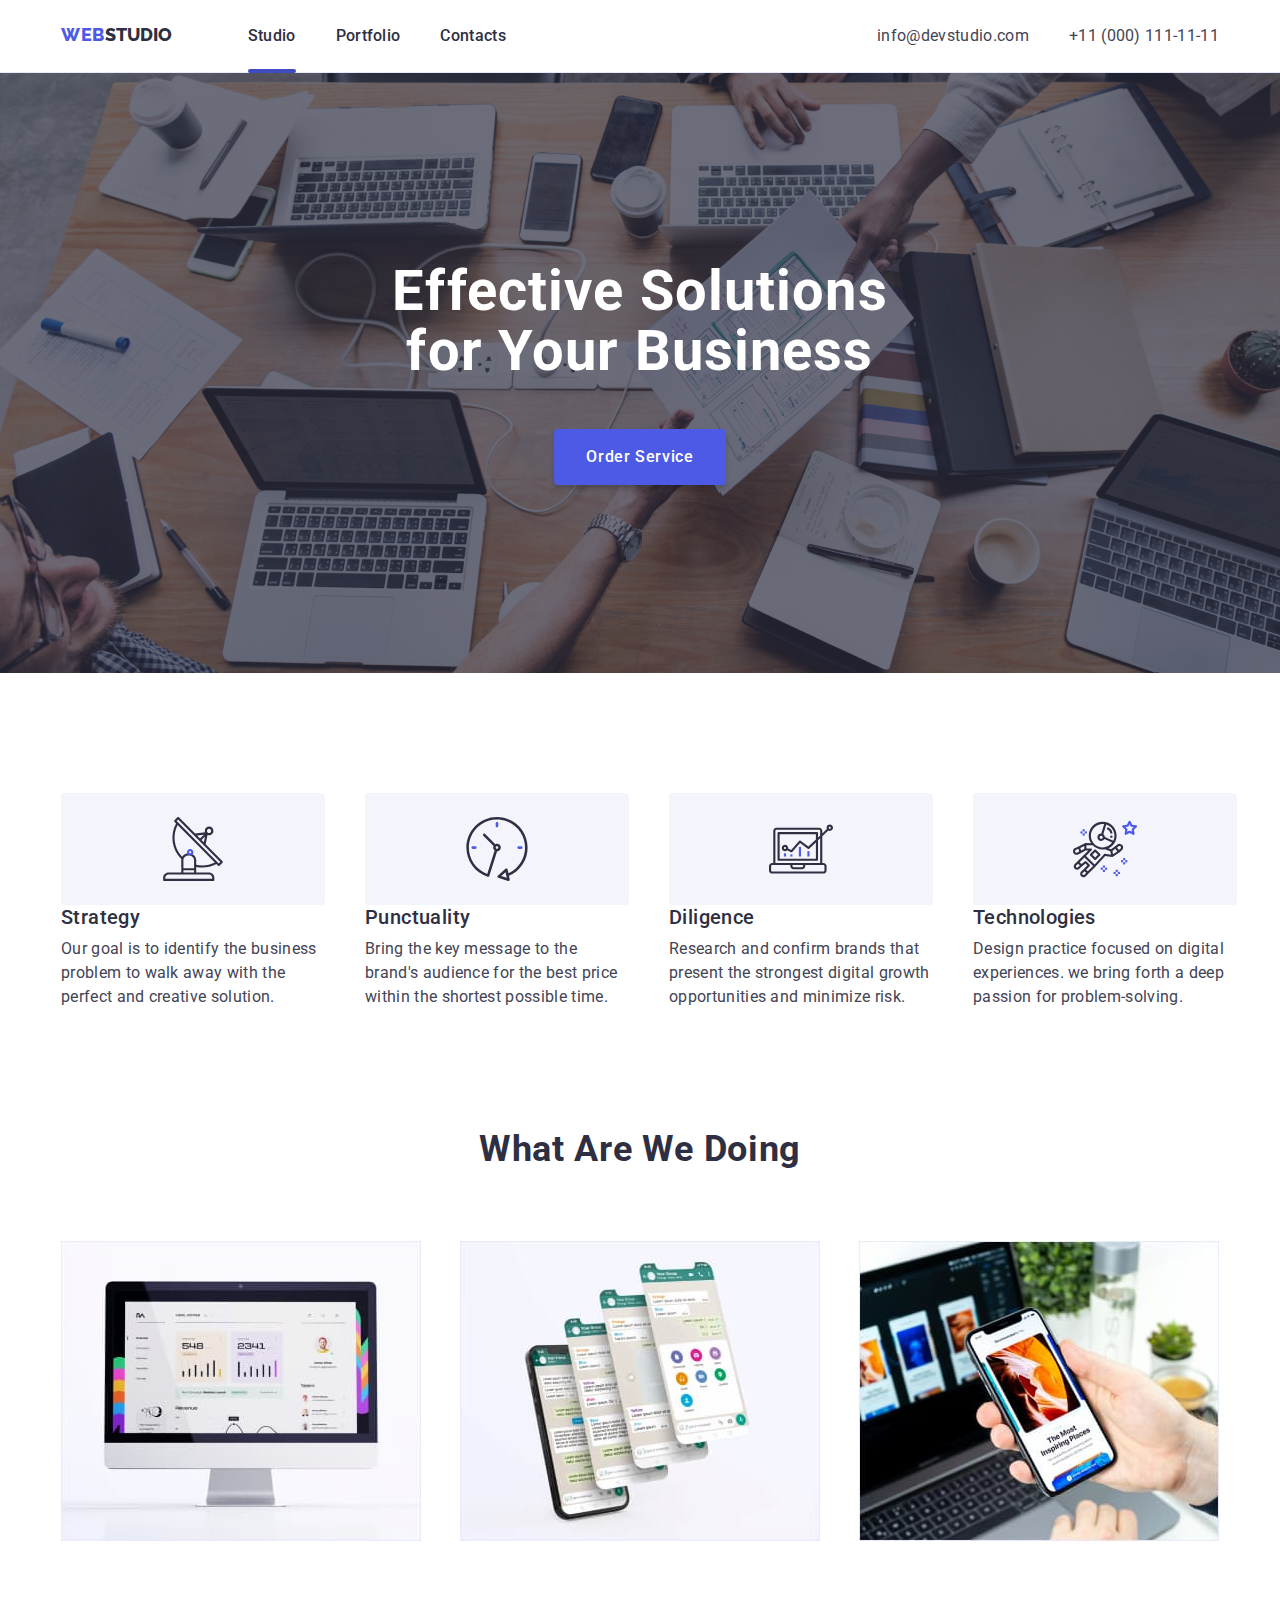
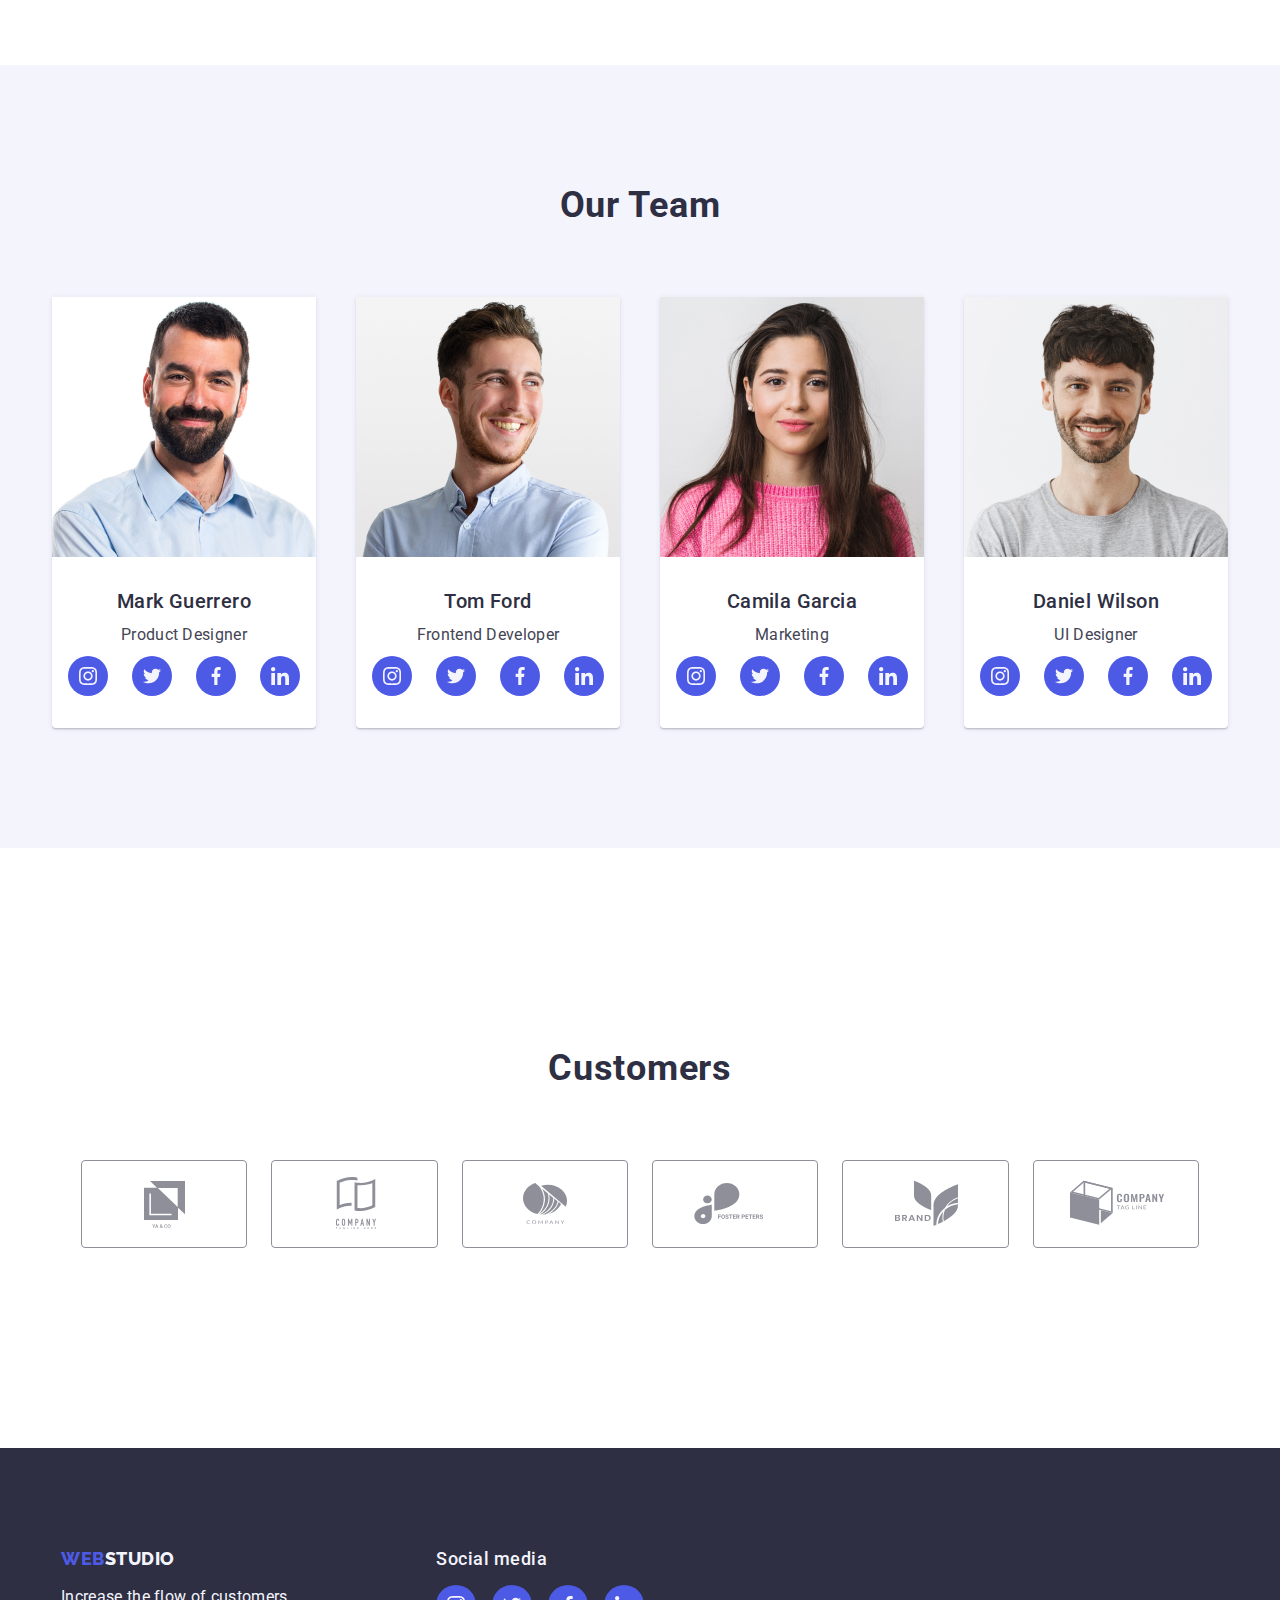
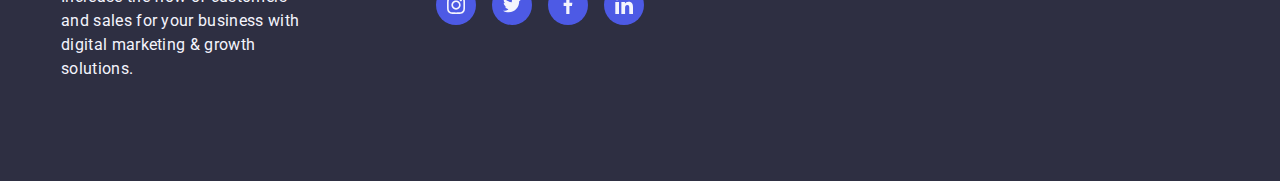
<file: index.html>
<!DOCTYPE html>
<html>
    <head>
        <title>webstudio</title>
        <meta name="description" content="a studio website sample" />
        <meta charset="utf-8"/>
        <link rel="preconnect" href="https://fonts.googleapis.com">
        <link rel="preconnect" href="https://fonts.gstatic.com" crossorigin>
        <link href="https://fonts.googleapis.com/css2?family=Raleway:wght@400;800&family=Roboto:wght@400;500;700;900&display=swap" rel="stylesheet">
        <link rel="stylesheet" href="https://cdnjs.cloudflare.com/ajax/libs/modern-normalize/2.0.0/modern-normalize.min.css" integrity="sha512-4xo8blKMVCiXpTaLzQSLSw3KFOVPWhm/TRtuPVc4WG6kUgjH6J03IBuG7JZPkcWMxJ5huwaBpOpnwYElP/m6wg==" crossorigin="anonymous" referrerpolicy="no-referrer" />
        <link rel="stylesheet" href="./css/style.css" />
    </head>
    <body>
        <header class="header">
            <div class="container header-container">
                <nav class="main-header-nav">
                    <a class="main-header-logo-link" href="/goit-markup-hw-03/"><span class="iris">web</span>studio</a>

                    <ul class="main-header-menu-list">
                        <li class="main-header-list-item"><a class="main-header-menu-list-item-link menu-active" href="">Studio</a></li>
                        <li class="main-header-list-item"><a class="main-header-menu-list-item-link" href="portfolio.html">Portfolio</a></li>
                        <li class="main-header-list-item"><a class="main-header-menu-list-item-link" href="">Contacts</a></li>
                    </ul>
                </nav>

                <address>
                <ul class="address-list">
                    <li><a class="main-header-contacts-link" href="mailto:info@devstudio.com">info@devstudio.com</a></li>
                    <li><a class="main-header-contacts-link" href="tel:+110001111111">+11 (000) 111-11-11</a></li>
                </ul>
                </address>
            </div>    
        </header>
                    
        <main>
            <section class="hero">
               <div class="container"> 
                <h1 class="hero-title">Effective Solutions<br/>for Your Business</h1>
                <button class="hero-cta" type="button" data-modal-open="">order service</button>
               </div> 
            </section>
            <section class="feature">
              <div class="container">
                <ul class="feature-list">
                    <li class="feature-list-item">
                       <div class="feature-list-item-icon"> 
                        <svg class="feature-item-icon">
                            <use href="./images/icons.svg#antenna" />
                        </svg>
                       </div>
                        <h3 class="feature-list-item-title">strategy</h3>
                        <p class="feature-list-item-description">
                        Our goal is to identify the business
                        problem to walk away with the
                        perfect and creative solution.
                        </p>
                    </li>
                    <ul class="feature-list">
                        <li class="feature-list-item">
                           <div class="feature-list-item-icon"> 
                            <svg class="feature-item-icon">
                                <use href="./images/icons.svg#clock" />
                            </svg>
                           </div>
                        <h3 class="feature-list-item-title">punctuality</h3>
                        <p class="feature-list-item-description">
                        Bring the key message to the
                        brand's audience for the best price
                        within the shortest possible time.
                        </p>
                    </li>
                    <li class="feature-list-item">
                        <div class="feature-list-item-icon"> 
                            <svg class="feature-item-icon">
                            <use href="./images/icons.svg#computer" />
                        </svg>
                        </div>
                        <h3 class="feature-list-item-title">diligence</h3>
                        <p class="feature-list-item-description">
                        Research and confirm brands that
                        present the strongest digital growth
                        opportunities and minimize risk.
                        <p>
                    </li>
                    <li class="feature-list-item">
                        <div class="feature-list-item-icon"> 
                            <svg class="feature-item-icon">
                            <use href="./images/icons.svg#astro" />
                        </svg>
                        </div>
                        <h3 class="feature-list-item-title">technologies</h3>
                        <p class="feature-list-item-description">
                        Design practice focused on digital
                        experiences. we bring forth a deep
                        passion for problem-solving.
                        </p>
                    </li>
                </ul>
              </div>
            </section>
            <section class="what-are-we-doing">
              <div class="container">
                <h2 class="what-are-we-doing-title">what are we doing</h2>
                
                <ul class="what-are-we-doing-list">
                   <li class="what-are-we-doing-list-item">
                    <img src="./images/img1s.jpg"
                    alt="desktop image"
                    width="360" />
                    </li>

                   <li class="what-are-we-doing-list-item">
                    <img src="./images/img2s.jpg"
                    alt="image of a cellular phone"
                    width="360" />
                  </li>

                  <li class="what-are-we-doing-list-item">
                    <img src="./images/img3s.jpg"
                    alt="image of a cellular phone"
                    width="360" />
                  </li>
                </ul>
              </div>      
            </section>
            <section class="our-team">
              <div class="container">
                <h2 class="our-team-title">Our Team</h2> 
                   <ul class="our-team-list"> 
                    <li class="our-team-list-item"> 
                        <img src="./images/tc1.jpg"
                        alt="image of a man with a beard"
                        width="264px" /> 
                        <div class="our-team-list-item-details">
                            <h3 class="our-team-list-item-title">Mark Guerrero</h3>
                            <p class="our-team-list-item-decription">Product Designer</p>
                            <ul class="team-socmed-list">
                            <li class="team-socmed-list-item">
                             <svg class="team-socmed-list-item-icon">
                                <use href="./images/icons.svg#instagram" />
                             </svg>
                            </li>
                            <li class="team-socmed-list-item">
                                <svg class="team-socmed-list-item-icon">
                                   <use href="./images/icons.svg#twitter" />
                                </svg>
                               </li>
                               <li class="team-socmed-list-item">
                                <svg class="team-socmed-list-item-icon">
                                   <use href="./images/icons.svg#facebook" />
                                </svg>
                               </li>
                               <li class="team-socmed-list-item">
                                <svg class="team-socmed-list-item-icon">
                                   <use href="./images/icons.svg#linkedIn" />
                                </svg>
                               </li>
                            </ul>
                            </div>
                    </li>
                    <li class="our-team-list-item">
                        <img src="./images/tc2.jpg"
                        alt="image of a man slightly sideview"
                        width="264px" />
                        <div class="our-team-list-item-details">
                        <h3 class="our-team-list-item-title">Tom Ford</h3>
                        <p class="our-team-list-item-decription">Frontend Developer</p>
                        <ul class="team-socmed-list">
                            <li class="team-socmed-list-item">
                             <svg class="team-socmed-list-item-icon">
                                <use href="./images/icons.svg#instagram" />
                             </svg>
                            </li>
                            <li class="team-socmed-list-item">
                                <svg class="team-socmed-list-item-icon">
                                   <use href="./images/icons.svg#twitter" />
                                </svg>
                               </li>
                               <li class="team-socmed-list-item">
                                <svg class="team-socmed-list-item-icon">
                                   <use href="./images/icons.svg#facebook" />
                                </svg>
                               </li>
                               <li class="team-socmed-list-item">
                                <svg class="team-socmed-list-item-icon">
                                   <use href="./images/icons.svg#linkedIn" />
                                </svg>
                               </li>
                            </ul>
                        </div>
                    </li>
                    <li class="our-team-list-item">
                        <img src="./images/tc3.jpg"
                        alt="image of a pretty woman in pink"
                        width="264px" /> 
                        <div class="our-team-list-item-details">
                        <h3 class="our-team-list-item-title">Camila Garcia</h3>
                        <p class="our-team-list-item-decription">Marketing</p>
                        <ul class="team-socmed-list">
                            <li class="team-socmed-list-item">
                             <svg class="team-socmed-list-item-icon">
                                <use href="./images/icons.svg#instagram" />
                             </svg>
                            </li>
                            <li class="team-socmed-list-item">
                                <svg class="team-socmed-list-item-icon">
                                   <use href="./images/icons.svg#twitter" />
                                </svg>
                               </li>
                               <li class="team-socmed-list-item">
                                <svg class="team-socmed-list-item-icon">
                                   <use href="./images/icons.svg#facebook" />
                                </svg>
                               </li>
                               <li class="team-socmed-list-item">
                                <svg class="team-socmed-list-item-icon">
                                   <use href="./images/icons.svg#linkedIn" />
                                </svg>
                               </li>
                            </ul> 
                        </div>
                    </li>
                    <li class="our-team-list-item">
                        <img src="./images/tc4.jpg"
                        alt="image of a man in grey tee shirt"
                        width="264px" /> 
                        <div class="our-team-list-item-details">
                        <h3 class="our-team-list-item-title">Daniel Wilson</h3>
                        <p class="our-team-list-item-decription">UI Designer</p>
                        <ul class="team-socmed-list">
                            <li class="team-socmed-list-item">
                             <svg class="team-socmed-list-item-icon">
                                <use href="./images/icons.svg#instagram" />
                             </svg>
                            </li>
                            <li class="team-socmed-list-item">
                                <svg class="team-socmed-list-item-icon">
                                   <use href="./images/icons.svg#twitter" />
                                </svg>
                               </li>
                               <li class="team-socmed-list-item">
                                <svg class="team-socmed-list-item-icon">
                                   <use href="./images/icons.svg#facebook" />
                                </svg>
                               </li>
                               <li class="team-socmed-list-item">
                                <svg class="team-socmed-list-item-icon">
                                   <use href="./images/icons.svg#linkedIn" />
                                </svg>
                               </li>
                        </ul>
                        </div>
                    </li>
                   </ul> 
                </div>     
            </section> 
            <section class="customers">
                <div class="customers-container">
                    <h2 class="customer-title">Customers</h2>
                    <ul class="customers-lists">
                        <li class="customers-list-item">
                           <a class="customer-list-item-link"> 
                            <svg class="customer-list-item-icon" width="104" height="56">
                                <use href="images/icons.svg#logo1" />
                            </svg>
                           </a>
                        </li>
                        <li class="customers-list-item">
                           <a class="customer-list-item-link">
                            <svg class="customer-list-item-icon" width="104" height="56">
                                <use href="images/icons.svg#logo2" />
                            </svg>
                           </a> 
                        </li>
                        <li class="customers-list-item">
                           <a class="customer-list-item-link">
                            <svg class="customer-list-item-icon" width="104" height="56">
                                <use href="images/icons.svg#logo3" />
                            </svg>
                           </a> 
                        </li>
                        <li class="customers-list-item">
                           <a class="customer-list-item-link"> 
                            <svg class="customer-list-item-icon" width="104" height="56">
                                <use href="images/icons.svg#logo4" />
                            </svg>
                           </a> 
                        </li>
                        <li class="customers-list-item">
                           <a class="customer-list-item-link">
                            <svg class="customer-list-item-icon" width="104" height="56">
                                <use href="images/icons.svg#logo5" />
                            </svg>
                           </a> 
                        </li>
                        <li class="customers-list-item">
                           <a class="customer-list-item-link">
                            <svg class="customer-list-item-icon" width="104" height="56">
                                <use href="images/icons.svg#logo6" />
                            </svg>
                           </a> 
                        </li>
                    </ul>
                </div>
            </section>
        </main>

        <footer class="footer">
          <div class="container footer-container">
            <div class="footer-details-container">  
                <a class="footer-logo-link" href="/goit-markup-hw-03/"><span class="iris">web</span>studio</a>
                <p class="footer-description">Increase the flow of customers and sales for your business with digital marketing & growth solutions.</p>
            </div>      
            <div class="footer-socmed">
                <h2 class="footer-socmed-title">Social media</h2>
                    <ul class="footer-socmed-list">
                        <li class="footer-socmed-list-item">
                            <svg class="team-socmed-list-item-icon"><use href="./images/icons.svg#instagram" /></svg>
                        </li>
                        <li class="footer-socmed-list-item">
                            <svg class="team-socmed-list-item-icon"><use href="./images/icons.svg#twitter" /></svg>
                        </li>
                        <li class="footer-socmed-list-item">
                            <svg class="team-socmed-list-item-icon"><use href="./images/icons.svg#facebook" /></svg>
                        </li>
                        <li class="footer-socmed-list-item">
                            <svg class="team-socmed-list-item-icon"><use href="./images/icons.svg#linkedIn" /></svg>
                        </li>
                    </ul>
            </div>        

          </div>
        </footer>

        <div class="modal is-hidden" data-modal>
            <div class="modal-content">
                <h2 class="user-contact-heading">Leave your information and we'll call you back</h2>

                <form class="user-contact">
                    <label>
                        Name
                        <input type="text" placeholder="Full Name">
                    </label>
                </form>

                <button class="modal-close" data-modal-close>
                <svg class="modal-close-icon" width="16" height="16">
                    <use href="./images/icons.svg#x mode"></use>
                </svg>
                </button>
            </div>
        </div>    


        <script src="./js/modal.js"></script>
    </body>
</html>
</file>
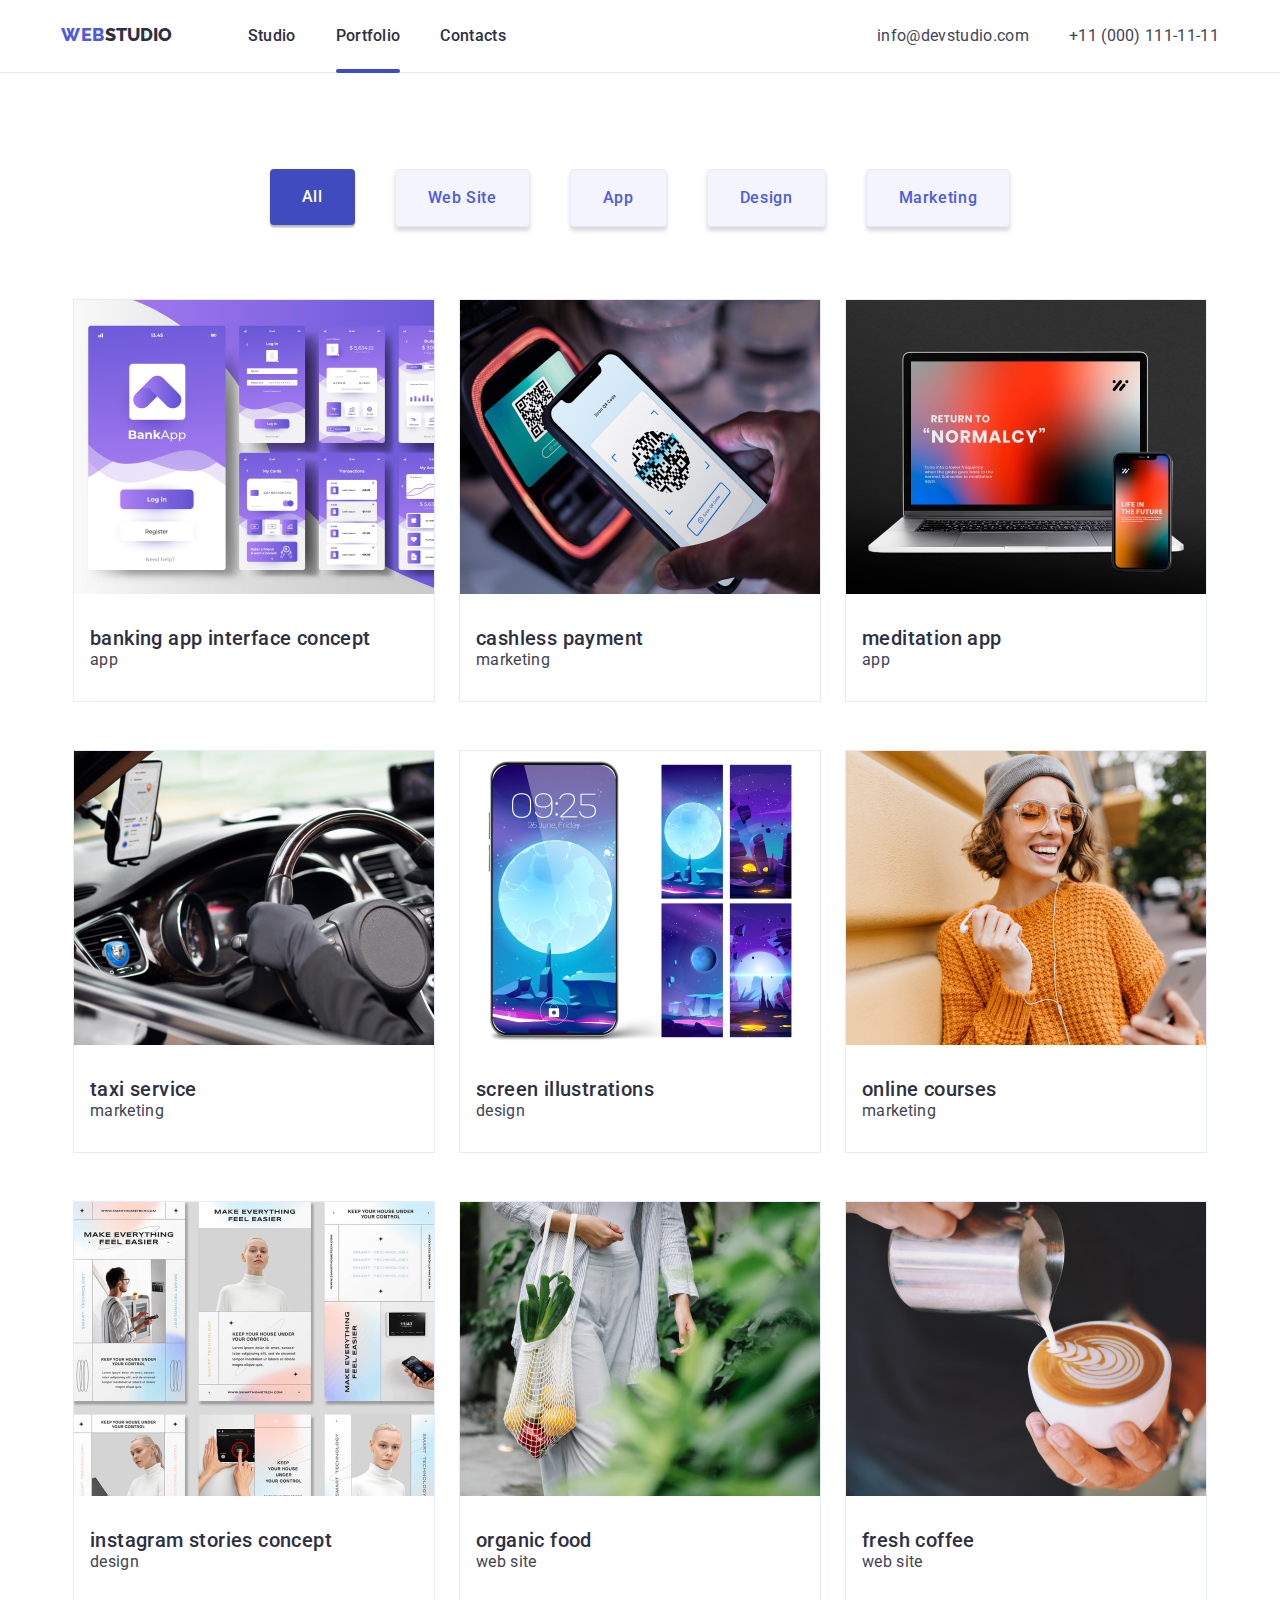
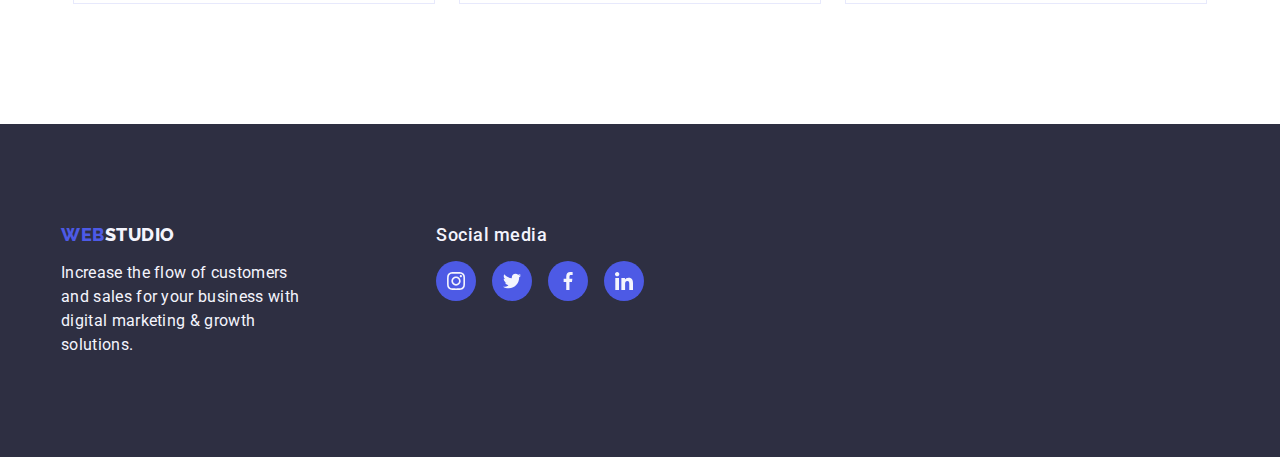
<file: portfolio.html>
<!DOCTYPE html>
<html>
    <head>
        <title>webstudio</title>
        <meta name="description" content="a studio website sample" />
        <meta charset="utf-8"/>
        <link rel="preconnect" href="https://fonts.googleapis.com">
        <link rel="preconnect" href="https://fonts.gstatic.com" crossorigin>
        <link href="https://fonts.googleapis.com/css2?family=Raleway:wght@400;800&family=Roboto:wght@400;500;700;900&display=swap" rel="stylesheet">
        <link rel="stylesheet" href="https://cdnjs.cloudflare.com/ajax/libs/modern-normalize/2.0.0/modern-normalize.min.css" integrity="sha512-4xo8blKMVCiXpTaLzQSLSw3KFOVPWhm/TRtuPVc4WG6kUgjH6J03IBuG7JZPkcWMxJ5huwaBpOpnwYElP/m6wg==" crossorigin="anonymous" referrerpolicy="no-referrer" />
        <link rel="stylesheet" href="./css/style.css" />
    </head>
    <body>
        <header class="header">
          <div class="container header-container">  
            <nav class="main-header-nav">
                <a class="main-header-logo-link" href="/goit-markup-hw-03/"><span class="iris">web</span>studio</a>

                <ul class="main-header-menu-list">
                    <li class="main-header-list-item"><a class="main-header-menu-list-item-link" href="">Studio</a></li>
                    <li class="main-header-list-item"><a class="main-header-menu-list-item-link menu-active" href="index.html">Portfolio</a></li>
                    <li class="main-header-list-item"><a class="main-header-menu-list-item-link" href="">Contacts</a></li>
                </ul>
            </nav>

            <address>
                <ul class="address-list">
                    <li><a class="main-header-contacts-link" href="mailto:info@devstudio.com">info@devstudio.com</a></li>
                    <li><a class="main-header-contacts-link" href="tel:+110001111111">+11 (000) 111-11-11</a></li>
                </ul>
            </address>
          </div>  
        </header>
        <main>
            <section class="portfolio">
              <div class="container">  
                <ul class="portfolio-filter-list-cta">
                    <li><button type="button" class="portfolio-filter-list-item-cta-all">all</button></li>
                    <li><button type="button" class="portfolio-filter-list-item-cta">web site</button></li>
                    <li><button type="button" class="portfolio-filter-list-item-cta">app</button></li>
                    <li><button type="button" class="portfolio-filter-list-item-cta">design</button></li>
                    <li><button type="button" class="portfolio-filter-list-item-cta">marketing</button></li>             
                </ul> 
              </div>     
            </section>
            <section class="projects">
               <div class="container portfolio-container"> 
                <ul class="portfolio-list">
                    <li class="portfolio-list-item">
                        <figure class="portfolio-figure">
                            <img src="./images/r1img.jpg" alt="bankapp image" width="360" />
                            <figcaption>14 Stylish and User-Friendly App Design Concepts · Task Manager App · Calorie Tracker App · Exotic Fruit Ecommerce App · Cloud Storage App </figcaption>
                        </figure>
                        <div class="portfolio-list-item-details">
                        <h3 class="portfolio-list-item-title">banking app interface concept</h3>
                        <p class="portfolio-list-item-description">app</p>
                        </div>
                    </li>
                    <li class="portfolio-list-item">
                        <figure class="portfolio-figure">
                            <img src="./images/r1img2.jpg" alt="qr scanning image" width="360" />
                            <figcaption>14 Stylish and User-Friendly App Design Concepts · Task Manager App · Calorie Tracker App · Exotic Fruit Ecommerce App · Cloud Storage App </figcaption>
                        </figure>    
                        <div class="portfolio-list-item-details">
                        <h3 class="portfolio-list-item-title">cashless payment</h3>
                        <p class="portfolio-list-item-description">marketing</p>
                        </div>
                    </li>
                    <li class="portfolio-list-item">
                        <figure class="portfolio-figure">
                            <img src="./images/r1img3.jpg" alt="desktop & cellular showing screen image" width="360" />
                            <figcaption>14 Stylish and User-Friendly App Design Concepts · Task Manager App · Calorie Tracker App · Exotic Fruit Ecommerce App · Cloud Storage App </figcaption>
                        </figure>
                        <div class="portfolio-list-item-details">
                        <h3 class="portfolio-list-item-title">meditation app</h3>
                        <p class="portfolio-list-item-description">app</p>
                        </div>
                    </li>
                    <li class="portfolio-list-item">
                        <figure class="portfolio-figure">
                            <img src="./images/r2img.jpg" alt="driving wheel of a taxi image" width="360" />
                            <figcaption>14 Stylish and User-Friendly App Design Concepts · Task Manager App · Calorie Tracker App · Exotic Fruit Ecommerce App · Cloud Storage App </figcaption>
                        </figure>
                        <div class="portfolio-list-item-details">
                        <h3 class="portfolio-list-item-title">taxi service</h3>
                        <p class="portfolio-list-item-description">marketing</p>
                        </div>
                    </li>
                    <li class="portfolio-list-item">
                        <figure class="portfolio-figure">
                            <img src="./images/r2img2.jpg" alt="cellular screen feature image" width="360" />
                            <figcaption>14 Stylish and User-Friendly App Design Concepts · Task Manager App · Calorie Tracker App · Exotic Fruit Ecommerce App · Cloud Storage App </figcaption>
                        </figure>
                        <div class="portfolio-list-item-details">
                        <h3 class="portfolio-list-item-title">screen illustrations</h3>
                        <p class="portfolio-list-item-description">design</p>
                        </div>
                    </li>
                    <li class="portfolio-list-item">
                        <figure class="portfolio-figure">
                            <img src="./images/r2img3.jpg" alt="happylady in orange top image" width="360" />
                            <figcaption>14 Stylish and User-Friendly App Design Concepts · Task Manager App · Calorie Tracker App · Exotic Fruit Ecommerce App · Cloud Storage App </figcaption>
                        </figure>
                        <div class="portfolio-list-item-details">
                        <h3 class="portfolio-list-item-title">online courses</h3>
                        <p class="portfolio-list-item-description">marketing</p>
                        </div>
                    </li>
                    <li class="portfolio-list-item">
                        <figure class="portfolio-figure">
                            <img src="./images/r3img.jpg" alt="ig content sample image" width="360" />
                            <figcaption>14 Stylish and User-Friendly App Design Concepts · Task Manager App · Calorie Tracker App · Exotic Fruit Ecommerce App · Cloud Storage App </figcaption>
                        </figure>
                        <div class="portfolio-list-item-details">
                        <h3 class="portfolio-list-item-title">instagram stories concept</h3>
                        <p class="portfolio-list-item-description">design</p>
                        </div>
                    </li>
                    <li class="portfolio-list-item">
                        <figure class="portfolio-figure">
                            <img src="./images/r3img2.jpg" alt="lady in white carrying fruit bag image" width="360" />
                            <figcaption>14 Stylish and User-Friendly App Design Concepts · Task Manager App · Calorie Tracker App · Exotic Fruit Ecommerce App · Cloud Storage App </figcaption>
                        </figure>
                        <div class="portfolio-list-item-details">
                        <h3 class="portfolio-list-item-title">organic food</h3>
                        <p class="portfolio-list-item-description">web site</p>
                        </div>
                    </li>
                    <li class="portfolio-list-item">
                        <figure class="portfolio-figure">
                            <img src="./images/r3img3.jpg" alt="coffee art image" width="360" />
                            <figcaption>14 Stylish and User-Friendly App Design Concepts · Task Manager App · Calorie Tracker App · Exotic Fruit Ecommerce App · Cloud Storage App </figcaption>
                        </figure>
                        <div class="portfolio-list-item-details">
                        <h3 class="portfolio-list-item-title">fresh coffee</h3>
                        <p class="portfolio-list-item-description">web site</p>
                        </div>
                    </li>
                </ul>
               </div>     
            </section>
        </main>

        <footer class="portfolio-footer">
            <div class="container portfoliofoot-container">
            <div class="portfoliofoot-details-container">
                <a class="portfolio-footer-logo-link" href="/goit-markup-hw-03/"><span class="iris">web</span>studio</a>
                <p class="portfolio-footer-description">Increase the flow of customers and sales for your business with digital marketing & growth solutions.</p>
            </div>
            <div class="portfoliofootsm-container">
                <h2 class="portfoliofootsm-title">Social media</h2>
                    <ul class="portfoliofootsm-list">
                        <li class="portfoliofootsm-list-item">
                            <svg class="team-socmed-list-item-icon"><use href="./images/icons.svg#instagram" /></svg>
                        </li>
                        <li class="portfoliofootsm-list-item">
                            <svg class="team-socmed-list-item-icon"><use href="./images/icons.svg#twitter" /></svg>
                        </li>
                        <li class="portfoliofootsm-list-item">
                            <svg class="team-socmed-list-item-icon"><use href="./images/icons.svg#facebook" /></svg>
                        </li>
                        <li class="portfoliofootsm-list-item">
                            <svg class="team-socmed-list-item-icon"><use href="./images/icons.svg#linkedIn" /></svg>
                        </li>
                    </ul>
            </div>        
          </div>  
        </footer>
    </body>    
</html>
</file>
<file: css/style.css>
* {
    margin: 0;
    padding: 0;
    box-sizing: border-box;
}

body {
    font-family: 'Roboto', sans-serif;
    background-color: var(--white);
}

ul {
    list-style-type: none;
    display: flex;
    align-items: flex-start;
}

a {
    text-decoration: none;
}

button {
    font-family: inherit;
    border: unset;
    outline: none;
    cursor: pointer;
    display: inline-flex;
    padding: 16px 32px;
    align-items: flex-start;
    gap: 10px;
    border-radius: 4px;
    background: var(--iris);
}

:root {
    --iris: #4D5AE5;
    --ocean: #404BBF;
    --navyblue: #2E2F42;
    --green: #31D0AA;
    --slate: #434455;
    --lightslate: #8E8F99;
    --cornflower: #E7E9FC;
    --cloud:#F4F4FD;
    --navybluemodal: #2E2F42;
    --grey: #2E2F42;
    --white: #FFFFFF;
    --dairy: #FCFCFC;
    --transition-duration: 250ms;
}

.iris {
    color: var(--iris);
    font-family: Raleway;
    font-size: 18px;
    font-style: normal;
    font-weight: 800;
    line-height: 21px;
    letter-spacing: 0.54px;
    text-transform: uppercase;
}

.container {
    width: 1158px;
    margin: 0 auto;
}

.figure {
    margin: 0px;
}

.header {
    width: 100%;
    padding: 24px 0; 
    border-bottom: 1px solid var(--cornflower);
    background-color: var(--white);
    box-shadow: 0px 1px 6px 0px rgba(46, 47, 66, 0.08), 0px 1px 1px 0px rgba(46, 47, 66, 0.16), 0px 2px 1px 0px rgba(46, 47, 66, 0.08);
}

.header-container {
    display: flex;
    justify-content: space-between;
}

.main-header-nav {
    display: flex;
    gap: 76px;
}

.main-header-logo-link {
    color: var(--navyblue);
    font-family: Raleway;
    font-size: 18px;
    font-style: normal;
    font-weight: 800;
    text-transform: uppercase;
    text-decoration: none;
}

.main-header-menu-list-item-link::after {
    content: "";
    display:block;
    height: 4px;
    width: 0;
    background-color: var(--ocean);
    border-radius: 4px;
    position: absolute;
    left: 0;
    bottom: -25px;
    transition: width 250ms cubic-bezier(0.4, 0, 0.2, 1);
}

.menu-active::after {
    width: 100%;
}

.main-header-list-item:hover .main-header-menu-list-item-link {
    color: var(--ocean);
}

.main-header-list-item:hover .main-header-menu-list-item-link::after {
    width: 100%;
}

.main-header-list-item {
    position: relative;
}

.footer-logo-link {
    color: var(--cloud);
    font-family: Raleway;
    font-size: 18px;
    font-style: normal;
    font-weight: 800;
    line-height: 21px;
    letter-spacing: 0.54px;
    text-transform: uppercase;
    display: block;
    margin-bottom: 16px;
}

.main-header-menu-list,
.address-list {
    display: flex;
    gap: 40px;
}

.main-header-menu-list-item-link {
    color: var(--navyblue);
    font-size: 16px;
    font-style: normal;
    font-weight: 500;
    line-height: 24px; 
    letter-spacing: 0.32px;
}

.main-header-contacts-link:hover {
    color: var(--ocean)
}

.main-header-contacts-link {
    color: var(--slate);
    font-family: Roboto;
    font-size: 16px;
    font-style: normal;
    font-weight: 400;
    line-height: 24px; 
    letter-spacing: 0.32px;
}

.hero {
    flex-shrink: 0;
    padding: 188px 0;
    background: linear-gradient(rgba(46, 47, 66, 0.70), rgba(46, 47, 66, 0.70)), url('./../images/herobg.jpg');
    width: 100%;
}

.hero-title {
    color: var(--white);
    text-align: center;
    font-size: 56px;
    font-style: normal;
    font-weight: 700;
    line-height: 60px;
    letter-spacing: 1.12px;
    margin-bottom: 48px;
}

.hero-cta {
    color: var(--white);
    font-family: inherit;
    font-size: 16px;
    font-style: normal;
    font-weight: 500;
    line-height: 24px;
    letter-spacing: 0.64px;
    text-transform: capitalize;
    display: block;
    margin: 0 auto;
    padding: 16px 32px;
    align-items: flex-start;
    gap: 10px;
    border-radius: 4px;
    background: var(--iris);
    box-shadow: 0px 4px 4px 0px rgba(0, 0, 0, 0.15);
    transition: background-color 250ms cubic-bezier(0.4, 0, 0.2, 1);
}

.hero-cta:hover {
    background-color: var(--ocean)
}

.feature {
    padding: 120px 0;
}

.feature-list {
    display: flex;
    gap: 40px;    
}

.feature-list-item-title {
    flex-direction: column;
    align-items: flex-start;
    gap: 8px;
    flex-shrink: 0;
    color: var(--navyblue);
    font-size: 20px;
    font-style: normal;
    font-weight: 500;
    line-height: 24px;
    letter-spacing: 0.4px;
    text-transform: capitalize;
    margin-bottom: 8px;
}

.feature-list-item-description {
    color: var(--slate);
    font-size: 16px;
    font-style: normal;
    font-weight: 400;
    line-height: 24px;
    letter-spacing: 0.32px;
}

.feature-list-item-icon {
    width: 264px;
    height: 112px;
    flex-shrink: 0;
    border-radius: 4px;
    background: var(--cloud);
    justify-content: center;
    align-items: center;
    display: flex;
}

.feature-item-icon {
    width: 64px;
    height: 64px;
    display: flex;
}

.what-are-we-doing {
    background: var(--white);
    display: flex;
    box-sizing: content-box;
    padding-bottom: 120px;
}

.what-are-we-doing-title {
    color: var(--navyblue);
    text-align: center;
    font-size: 36px;
    font-style: normal;
    font-weight: 700;
    line-height: 40px;
    letter-spacing: 0.72px;
    text-transform: capitalize;
    margin-bottom: 72px;
}

.what-are-we-doing-list {
    justify-content: space-between;
}

.our-team {
    background: var(--cloud);
    box-sizing: content-box;
    padding: 120px 0;
}

.our-team-title {
    color: var(--navyblue);
    text-align: center;
    font-size: 36px;
    font-style: normal;
    font-weight: 700;
    line-height: 40px; 
    letter-spacing: 0.72px;
    text-transform: capitalize;
    margin-bottom: 72px;
 }

 .our-team-list{
    display: flex;
    justify-content: center;
    gap: 40px;
}

.our-team-list-item {
    display: inline-flex;
    padding-bottom: 0;
    flex-direction: column;
    justify-content: space-between;
    align-items: center;
    border-radius: 0px 0px 4px 4px;
    background: var(--white);
    box-shadow: 0px 2px 1px 0px rgba(46, 47, 66, 0.08), 0px 1px 1px 0px rgba(46, 47, 66, 0.16), 0px 1px 6px 0px rgba(46, 47, 66, 0.08);
}

.our-team-list-item-details {
    display: block;
    width: 100%;
    padding: 32px 16px;
}

.our-team-list-item-title {
    color: var(--navyblue);
    text-align: center;
    font-size: 20px;
    font-style: normal;
    font-weight: 500;
    letter-spacing: 0.4px;
    margin-bottom: 12px;
} 

.our-team-list-item-decription {
    color: var(--slate);
    text-align: center;
    font-size: 16px;
    font-style: normal;
    font-weight: 400;
    letter-spacing: 0.32px;
    margin-bottom: 12px;
}

.team-socmed-list {
    gap: 24px;
}

.team-socmed-list-item {
    display: flex;
    justify-content: center;
    align-items: center;
    width: 40px;
    height: 40px;
    background: var(--iris);
    border-radius: 50%;
    color: var(--cloud);
    transition: color 250ms cubic-bezier(0.4, 0, 0.2, 1);
    background-color: 250ms cubic-bezier(0.4, 0, 0.2, 1);
    border-color: 250ms cubic-bezier(0.4, 0, 0.2, 1);

}

.team-socmed-list-item:hover {
    background-color: var(--ocean);
}

.team-socmed-list-item-icon {
    display: flex;
    justify-content: center;
    align-items: center;
    width: 18px;
    height: 18px;
    fill: currentColor;
}

.customers {
    padding: 120px 0;
    width: 100%;
}

.customers-container {
    width: 1158px;
    margin: 0 auto;
    padding: 80px 20px;
}

.customer-title {
    color: var(--navyblue);
    text-align: center;
    font-size: 36px;
    font-style: normal;
    font-weight: 700;
    line-height: 40px;
    letter-spacing: 0.72px;
    text-transform: capitalize;
    margin-bottom: 72px;
}

.customers-lists {
    display: flex;
    justify-content: center;
    align-items: flex-start;
    gap: 24px;
    fill: currentColor;
}

.customers-list-item {
    width: 100%;
    height: 88px;
    display: flex;
    justify-content: center;
    align-items: center;
    border-radius: 4px;
    border: 1px solid var(--lightslate);
    gap: 40px;
    transition: color 250ms cubic-bezier(0.4, 0, 0.2, 1);
    background-color: 250ms cubic-bezier(0.4, 0, 0.2, 1);
    border-color: 250ms cubic-bezier(0.4, 0, 0.2, 1);
}

.customers-list-item:hover {
    border-color: var(--ocean);
}

.customer-list-item-link {
    color: var(--lightslate);
}

.customers-list-item:hover .customer-list-item-link {
    color: var(--ocean);
}

.customer-list-item-icon {
    fill: currentColor;
}

.footer {
    background: var(--navyblue);
    padding: 100px 0;
}

.footer-description {
    color: var(--cloud);
    font-size: 16px;
    font-style: normal;
    font-weight: 400;
    line-height: 24px;
    letter-spacing: 0.32px;
    text-transform: none;
}

.footer-container {
    display: flex;
}

.footer-details-container {
    width: 264px;
    margin-right: 120px;
}

.footer-socmed {
    width: 70%;
    color: var(--white);
    float: right;
    flex-direction: column;
    font-size: 16px;
    font-style: normal;
    font-weight: 500;
    line-height: 24px;
    letter-spacing: 0.32px;
}

.footer-socmed-title {
    color: var(--cloud);
    font-size: 18px;
    font-style: normal;
    line-height: 21px;
    letter-spacing: 0.54px;
    display: block;
    font-weight: 500;
    margin-bottom: 16px;
}

.footer-socmed-list {
    gap: 16px; 
}

.footer-socmed-list-item {
    display: flex;
    justify-content: center;
    align-items: center;
    width: 40px;
    height: 40px;
    background: var(--iris);
    border-radius: 50%;
    color: var(--cloud);
    fill: currentColor; 
    transition: color 250ms cubic-bezier(0.4, 0, 0.2, 1);
    background-color: 250ms cubic-bezier(0.4, 0, 0.2, 1);
    border-color: 250ms cubic-bezier(0.4, 0, 0.2, 1);
}

.footer-socmed-list-item:hover {
    background-color: var(--green);
}

.footer-socmed-list-item-icon {
    display: flex;
    justify-content: center;
    align-items: center;
    width: 18px;
    height: 18px;
    fill: currentColor;
}

.portfolio {
    background: var(--white);
    padding: 96px 0 72px;
}

.portfolio-filter-list-cta {
    display: flex;
    justify-content: center;
    gap: 40px;
}

.portfolio-filter-list-item-cta-all {
    color: var(--white);
    text-align: center;
    font-family: inherit;   
    font-size: 16px;
    font-style: normal;
    font-weight: 500;
    letter-spacing: 0.64px;
    line-height: 24px;
    text-transform: capitalize;
    display: flex;
    align-items: flex-start;
    background: var(--ocean);
    box-shadow: 0px 2px 2px 0px rgba(0, 0, 0, 0.12), 0px 2px 1px 0px rgba(0, 0, 0, 0.08), 0px 3px 1px 0px rgba(0, 0, 0, 0.10);
    transition: color 250ms cubic-bezier(0.4, 0, 0.2, 1);
    background-color: 250ms cubic-bezier(0.4, 0, 0.2, 1);
    border-color: 250ms cubic-bezier(0.4, 0, 0.2, 1);
    box-shadow: 250ms cubic-bezier(0.4, 0, 0.2, 1);
}

.portfolio-filter-list-item-cta {
    color: var(--iris);
    text-align: center;
    font-size: 16px;
    font-style: normal;
    font-family: inherit;
    font-weight: 500;
    line-height: 24px;
    letter-spacing: 0.64px;
    text-transform: capitalize;
    display: flex;
    justify-content: center;
    align-items: center;
    border: 1px solid var(--cornflower);
    background: var(--cloud);
    box-shadow: 0px 4px 4px 0px rgba(0, 0, 0, 0.15);
}

.portfolio-filter-list-item-cta-all:hover {    
    background: var(--ocean);
    border-color: var(--ocean);
    box-shadow: 0px 2px 2px 0px rgba(0, 0, 0, 0.12), 0px 2px 1px 0px rgba(0, 0, 0, 0.08), 0px 3px 1px 0px   rgba(0, 0, 0, 0.10);
}

.portfolio-filter-list-item-cta:hover {    
    background: var(--ocean);
    border-color: var(--ocean);
    box-shadow: 0px 2px 2px 0px rgba(0, 0, 0, 0.12), 0px 2px 1px 0px rgba(0, 0, 0, 0.08), 0px 3px 1px 0px   rgba(0, 0, 0, 0.10);
    color: var(--white);
}


.portfolio-list {
    display: flex;
    flex-wrap: wrap;
    column-gap: 24px;
    row-gap: 48px;
    justify-content: center;
}


.projects {
    padding-bottom: 120px;
}

.portfolio-list-item {
    border: 1px solid var(--cornflower);
}


.portfolio-list-item-details {
    display: block;
    width: 100%;
    padding: 32px 16px;
}

.portfolio-list-item-details:hover {
    box-shadow: 0px 2px 1px 0px rgba(46, 47, 66, 0.08), 0px 1px 1px 0px rgba(46, 47, 66, 0.16), 0px 1px 6px 0px rgba(46, 47, 66, 0.08);
}

.portfolio-list-item-title {
    color: var(--navyblue);
    font-size: 20px;
    font-style: normal;
    font-weight: 500;
    letter-spacing: 0.4px;
    display: block;
}

.portfolio-list-item-description {
    color: var(--slate);
    font-size: 16px;
    font-style: normal;
    font-weight: 400;
    letter-spacing: 0.32px;
}

.portfolio-footer {
    background: var(--navyblue);
    padding: 100px 0;
}

.portfoliofoot-container {
    display: flex;
}

.portfoliofoot-details-container {
    width: 264px;
    margin-right: 120px;
}

.portfolio-footer-logo-link {
    color: var(--cloud);
    font-family: Raleway;
    font-size: 18px;
    font-style: normal;
    font-weight: 800;
    line-height: 21px;
    letter-spacing: 0.54px;
    text-transform: uppercase;
    display: block;
    margin-bottom: 16px;
}

.portfolio-footer-description {
    color: var(--cloud);
    font-size: 16px;
    font-style: normal;
    font-weight: 400;
    line-height: 24px;
    letter-spacing: 0.32px;
    text-transform: none;
}

.portfoliofootsm-container {
    width: 70%;
    height: 80px;
    color: var(--white);
    float: right;
    flex-direction: column;
    font-size: 16px;
    font-style: normal;
    font-weight: 500;
    line-height: 24px;
    letter-spacing: 0.32px;
}

.portfoliofootsm-title {
    color: var(--cloud);
    font-size: 18px;
    font-style: normal;
    line-height: 21px;
    letter-spacing: 0.54px;
    display: block;
    font-weight: 500;
    margin-bottom: 16px;
}

.portfoliofootsm-list {
    gap: 16px; 
}

.portfoliofootsm-list-item {
    display: flex;
    justify-content: center;
    align-items: center;
    width: 40px;
    height: 40px;
    background: var(--iris);
    border-radius: 50%;
    color: var(--cloud);
    fill: currentColor; 
    transition: color 250ms cubic-bezier(0.4, 0, 0.2, 1);
    background-color: 250ms cubic-bezier(0.4, 0, 0.2, 1);
    border-color: 250ms cubic-bezier(0.4, 0, 0.2, 1);
}

.portfoliofootsm-list-item:hover {
    background-color: var(--green);
}

.portfoliofootsm-list-item-icon {
    display: flex;
    justify-content: center;
    align-items: center;
    width: 18px;
    height: 18px;
    fill: currentColor;
}

.modal{
    position: fixed;
    top: 50%;
    left: 50%;
    background:rgba(46, 47, 66, 0.40);
    display: flex;
    justify-content: center;
    align-items: center;
    min-width: 408px;
    height: 584px;
    flex-shrink: 0;
    border-radius: 4px;
    box-shadow: 0px 2px 1px 0px rgba(0, 0, 0, 0.20), 0px 1px 3px 0px rgba(0, 0, 0, 0.12), 0px 1px 1px 0px rgba(0, 0, 0, 0.14);
    transform: translate(-50%, -50%) scale(1);
    transition: transform 250ms cubic-bezier(0.4, 0, 0.2, 1);
    background: var(--dairy);
}

.modal.is-hidden {
    visibility: hidden;
    opacity: 0;
    pointer-events: none;    
}

.modal.is-hidden .modal-content{
    transform: scale(0.5);
}

.modal-content{
    width: 528px;
    height: 580px;
    background: var(--white);
    border-radius: 4px;
    padding: 72px 24px 24px;
    position: relative;
    box-shadow: 0px 4px 4px 0px rgba(0, 0, 0, 0.15);
    transform: none;
    transition: transform var(--transition-duration);
}

.modal-close {
    position: absolute;
    top: 20px;
    right: 24px;
    width: 30px;
    height: 30px;
    border-radius: 50%;
    padding: 8px;
    color: var(--navyblue);
    cursor: pointer;
    display: flex;
    justify-content: center;
    align-items: center;
    background: var(--cornflower);
    border: 1px solid rgba(0, 0, 0, 0.10);
    transition: color 250ms cubic-bezier(0.4, 0, 0.2, 1);
    background-color: 250ms cubic-bezier(0.4, 0, 0.2, 1);
    border-color: 250ms cubic-bezier(0.4, 0, 0.2, 1);
}

.modal-close:hover {
    background-color: var(--ocean);
    color: var(--white);
}

.modal-close-icon {
    fill: currentColor;
}

.modal-close:hover modal-close-icon {
    color: var(--cloud);
    background-color: var(--ocean);
    border-color: var(--ocean);
}

.portfolio-list-item {
    display: inline-block; 
}

.portfolio-figure {
    position: relative;
    overflow: hidden;
}

.portfolio-figure {
    width: 100%;
    height: 294px;
    object-fit: cover;
    object-position: center;
}

.portfolio-figure figcaption{
    position: absolute;
    top: 0px;
    left: 0px;
    width: 100%;
    height: 100%;
    background: var(--iris);
    border-radius: 4px 4px 0px 0px;
    padding: 40px 32px;
    background-color: var(--iris);
    color: var(--cloud);
    text-align: left;
    display: flex;
    justify-content: flex-start;
    align-items: center;
    line-height: 24px;    
    transition: transform 250ms cubic-bezier(0.4, 0, 0.2, 1);
    background-color: 250ms cubic-bezier(0.4, 0, 0.2, 1);
    border-color: 250ms cubic-bezier(0.4, 0, 0.2, 1);
    transform: translateY(100%);
    will-change: transform;
}

.portfolio-list-item:hover figcaption{
    transform: translateY(0);
    will-change: transform;
}
</file>
